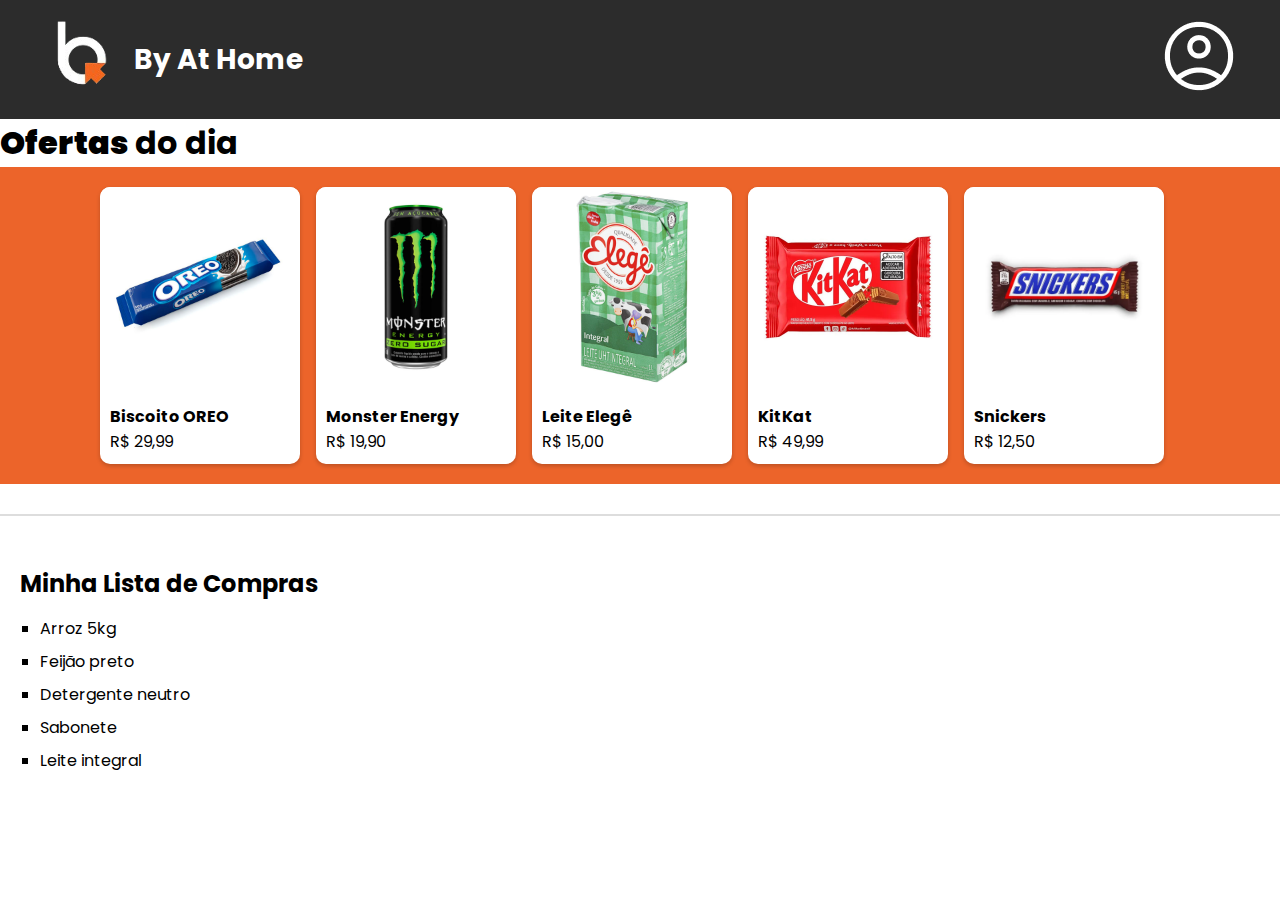
<file: index.html>
<!DOCTYPE html>
<html lang="pt-br">
<head>
    <meta charset="UTF-8">
    <meta name="viewport" content="width=device-width, initial-scale=1.0">
    <title>Buy At Home</title>
    <script defer src="js/templateLoader.js"></script>
    <link rel="stylesheet" href="css/headerTemplateCss.css">
    <link rel="stylesheet" href="css/index.css">
</head>
<body>
    <header id="header"></header>
    
    <h1><strong>Ofertas</strong> do dia</h1>
  <!-- Slider de ofertas -->
  <div class="slider-container">
    <div class="slider-item">
      <img src="img/oreo.webp" alt="Produto 1">
      <div class="info">
        <strong>Biscoito OREO</strong><br>R$ 29,99
      </div>
    </div>
    <div class="slider-item">
      <img src="img/monster.webp" alt="Produto 2">
      <div class="info">
        <strong>Monster Energy</strong><br>R$ 19,90
      </div>
    </div>
    <div class="slider-item">
      <img src="img/leite.jpeg" alt="Produto 3">
      <div class="info">
        <strong>Leite Elegê</strong><br>R$ 15,00
      </div>
    </div>
    <div class="slider-item">
      <img src="img/kitkat.webp
      " alt="Produto 4">
      <div class="info">
        <strong>KitKat</strong><br>R$ 49,99
      </div>
    </div>
    <div class="slider-item">
      <img src="img/snickers.webp" alt="Produto 5">
      <div class="info">
        <strong>Snickers</strong><br>R$ 12,50
      </div>
    </div>
  </div>

  <!-- Separador -->
  <div class="separador"></div>

  <!-- Lista de compras -->
  <div class="lista-compras">
    <h2>Minha Lista de Compras</h2>
    <ul>
      <li>Arroz 5kg</li>
      <li>Feijão preto</li>
      <li>Detergente neutro</li>
      <li>Sabonete</li>
      <li>Leite integral</li>
    </ul>
  </div>



</body>
</html>
</file>
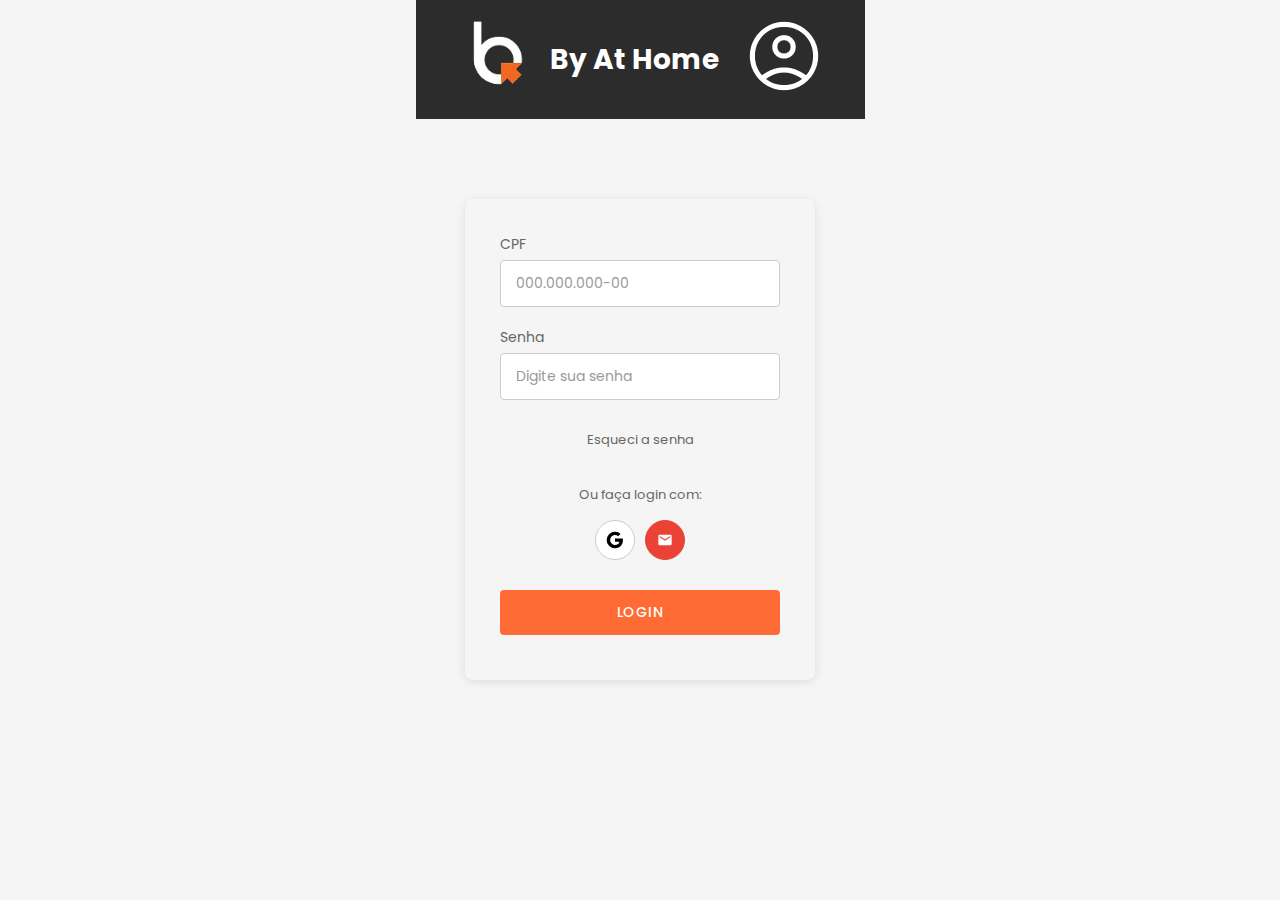
<file: login.html>
<!DOCTYPE html>
<html lang="pt-BR">
<head>
    <meta charset="UTF-8">
    <meta name="viewport" content="width=device-width, initial-scale=1.0">
    <title>Cadastro - At Home</title>
    <link rel="stylesheet" href="login.css">
    <script defer src="js/templateLoader.js"></script>
    <link rel="stylesheet" href="css/headerTemplateCss.css">
</head>

<body>
    <header id="header"></header>

   <div class="login-container">
        <form id="loginForm">
            <div class="form-group">
                <label for="cpf">CPF</label>
                <input type="text" id="cpf" name="cpf" placeholder="000.000.000-00" maxlength="14">
            </div>
            
            <div class="form-group">
                <label for="password">Senha</label>
                <input type="password" id="password" name="password" placeholder="Digite sua senha">
            </div>
            
            <div class="forgot-password">
                <a href="#" id="forgotPassword">Esqueci a senha</a>
            </div>
            
            <div class="social-login">
                <p>Ou faça login com:</p>
                <div class="social-buttons">
                    <div class="social-btn google-btn" id="googleLogin">
                        <svg width="20" height="20" viewBox="0 0 24 24" fill="currentColor">
                            <path d="M22.56 12.25c0-.78-.07-1.53-.2-2.25H12v4.26h5.92c-.26 1.37-1.04 2.53-2.21 3.31v2.77h3.57c2.08-1.92 3.28-4.74 3.28-8.09z"/>
                            <path d="M12 23c2.97 0 5.46-.98 7.28-2.66l-3.57-2.77c-.98.66-2.23 1.06-3.71 1.06-2.86 0-5.29-1.93-6.16-4.53H2.18v2.84C3.99 20.53 7.7 23 12 23z"/>
                            <path d="M5.84 14.09c-.22-.66-.35-1.36-.35-2.09s.13-1.43.35-2.09V7.07H2.18C1.43 8.55 1 10.22 1 12s.43 3.45 1.18 4.93l2.85-2.22.81-.62z"/>
                            <path d="M12 5.38c1.62 0 3.06.56 4.21 1.64l3.15-3.15C17.45 2.09 14.97 1 12 1 7.7 1 3.99 3.47 2.18 7.07l3.66 2.84c.87-2.6 3.3-4.53 6.16-4.53z"/>
                        </svg>
                    </div>
                    <div class="social-btn gmail-btn" id="gmailLogin">
                        <svg width="20" height="20" viewBox="0 0 24 24" fill="currentColor">
                            <path d="M20 4H4c-1.1 0-1.99.9-1.99 2L2 18c0 1.1.9 2 2 2h16c1.1 0 2-.9 2-2V6c0-1.1-.9-2-2-2zm0 4l-8 5-8-5V6l8 5 8-5v2z"/>
                        </svg>
                    </div>
                </div>
            </div>
            
            <button type="submit" class="login-btn">Login</button>
        </form>
    </div>

    <script>
        
        document.getElementById('cpf').addEventListener('input', function(e) {
            let value = e.target.value.replace(/\D/g, '');
            value = value.replace(/(\d{3})(\d)/, '$1.$2');
            value = value.replace(/(\d{3})(\d)/, '$1.$2');
            value = value.replace(/(\d{3})(\d{1,2})$/, '$1-$2');
            e.target.value = value;
        });

        
        function validateCPF(cpf) {
            cpf = cpf.replace(/[^\d]/g, '');
            if (cpf.length !== 11) return false;
            
            let sum = 0;
            for (let i = 0; i < 9; i++) {
                sum += parseInt(cpf.charAt(i)) * (10 - i);
            }
            let remainder = (sum * 10) % 11;
            if (remainder === 10 || remainder === 11) remainder = 0;
            if (remainder !== parseInt(cpf.charAt(9))) return false;
            
            sum = 0;
            for (let i = 0; i < 10; i++) {
                sum += parseInt(cpf.charAt(i)) * (11 - i);
            }
            remainder = (sum * 10) % 11;
            if (remainder === 10 || remainder === 11) remainder = 0;
            if (remainder !== parseInt(cpf.charAt(10))) return false;
            
            return true;
        }

        
        document.getElementById('loginForm').addEventListener('submit', function(e) {
            e.preventDefault();
            
            const cpf = document.getElementById('cpf').value;
            const password = document.getElementById('password').value;
            
            if (!cpf || !password) {
                alert('Por favor, preencha todos os campos.');
                return;
            }
            
            if (!validateCPF(cpf)) {
                alert('CPF inválido. Verifique os dados e tente novamente.');
                return;
            }
            
            
            const loginBtn = document.querySelector('.login-btn');
            loginBtn.innerHTML = 'ENTRANDO...';
            loginBtn.disabled = true;
            
            
            setTimeout(() => {
                alert('Login realizado com sucesso!');
                loginBtn.innerHTML = 'LOGIN';
                loginBtn.disabled = false;
            }, 2000);
        });


        //dar pull pull dar

        //anluenluea
        
        document.getElementById('googleLogin').addEventListener('click', function() {
            alert('Redirecionando para login com Google...');
        });

        document.getElementById('gmailLogin').addEventListener('click', function() {
            alert('Redirecionando para login com Gmail...');
        });

        
        document.getElementById('forgotPassword').addEventListener('click', function(e) {
            e.preventDefault();
            alert('Redirecionando para recuperação de senha...');
        });
    </script>
</file>
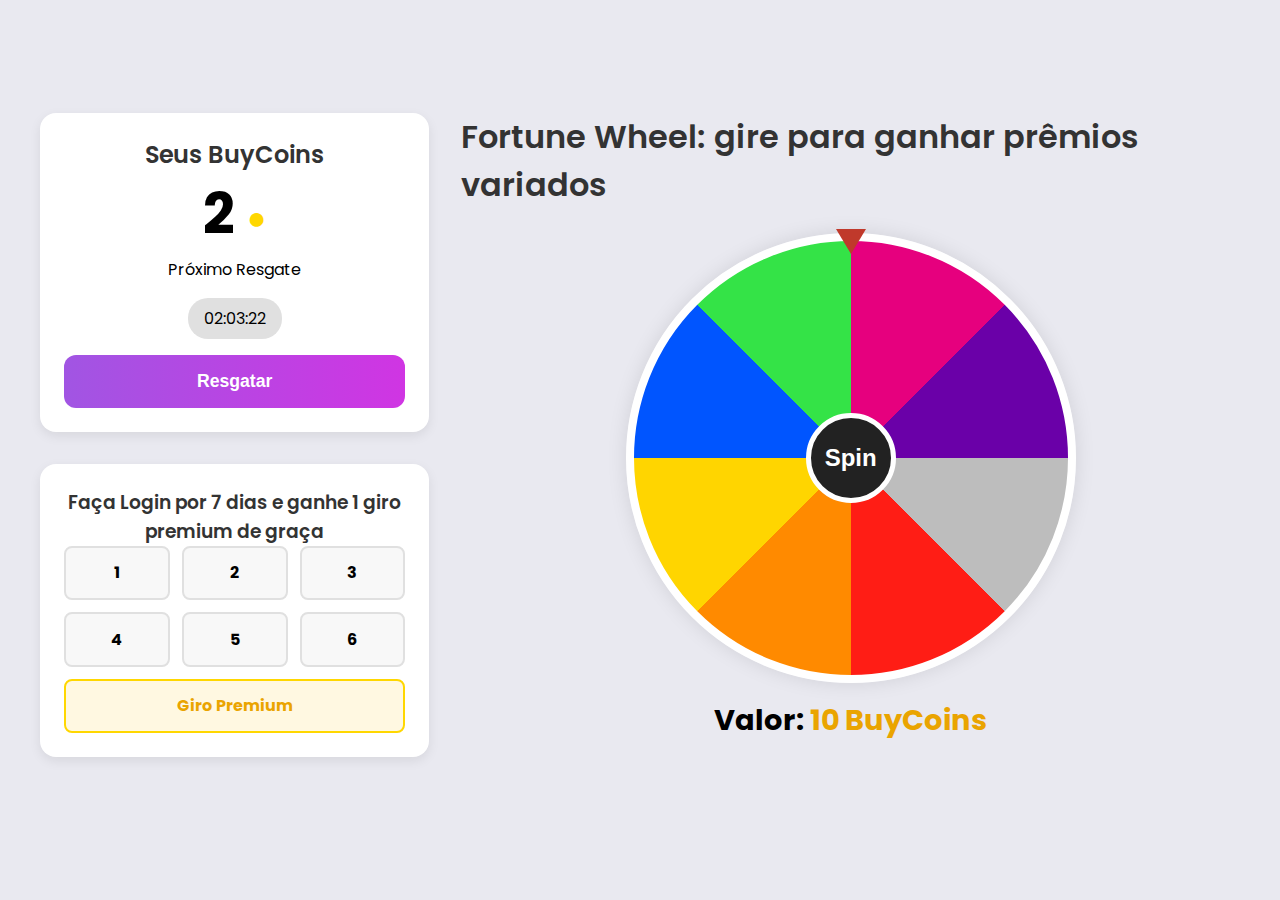
<file: saasdasdasd.html>
<!DOCTYPE html>
<html lang="pt-br">
<head>
  <meta charset="UTF-8" />
  <meta name="viewport" content="width=device-width, initial-scale=1.0"/>
  <title>BUY WHEEL - Nomes na Roleta</title>
  <link href="https://fonts.googleapis.com/css2?family=Poppins:wght@400;600;700&display=swap" rel="stylesheet">
  <style>
    /* Reset */
    * {
      margin: 0;
      padding: 0;
      box-sizing: border-box;
    }

    body {
      font-family: 'Poppins', sans-serif;
      background-color: #E9E9F0;
      padding: 2rem;
      display: flex;
      justify-content: center;
      align-items: center;
      min-height: 100vh;
    }

    .container {
      display: flex;
      gap: 2rem;
      max-width: 1200px;
      width: 100%;
      flex-wrap: wrap;
    }

    .sidebar {
      flex: 1;
      display: flex;
      flex-direction: column;
      gap: 2rem;
      min-width: 300px;
    }

    .main-content {
      flex: 2;
      display: flex;
      flex-direction: column;
      align-items: center;
    }

    .card {
      background-color: #fff;
      padding: 1.5rem;
      border-radius: 16px;
      box-shadow: 0 4px 12px rgba(0, 0, 0, 0.08);
      text-align: center;
    }

    .buycoins-card h2,
    .login-card h3,
    .wheel-title {
      font-weight: 600;
      color: #333;
    }

    .buycoins-balance {
      font-size: 3.5rem;
      font-weight: 700;
    }

    .buycoins-balance span {
      color: #FFD700;
      font-size: 2rem;
      vertical-align: middle;
    }

    .next-redeem {
      background-color: #E0E0E0;
      border-radius: 20px;
      padding: 0.5rem 1rem;
      display: inline-block;
      margin: 1rem 0;
    }

    .redeem-button {
      background: linear-gradient(90deg, #A155E3, #D035E3);
      color: white;
      border: none;
      padding: 1rem 2rem;
      border-radius: 12px;
      font-size: 1.1rem;
      font-weight: 600;
      cursor: pointer;
      width: 100%;
      transition: transform 0.2s, box-shadow 0.2s;
    }

    .redeem-button:hover {
      transform: translateY(-2px);
      box-shadow: 0 6px 15px rgba(176, 92, 227, 0.4);
    }

    .login-grid {
      display: grid;
      grid-template-columns: repeat(3, 1fr);
      gap: 0.75rem;
    }

    .login-day {
      background-color: #F8F8F8;
      border: 2px solid #E0E0E0;
      border-radius: 8px;
      padding: 0.8rem 0;
      font-weight: 700;
    }

    .day-premium {
      grid-column: span 3;
      background-color: #FFF8E1;
      border-color: #FFD700;
      color: #EAA400;
    }

    .wheel-container {
      width: 100%;
      max-width: 450px;
      aspect-ratio: 1 / 1;
      position: relative;
      margin-top: 1.5rem;
    }

    .wheel {
      width: 100%;
      height: 100%;
      border-radius: 50%;
      border: 8px solid white;
      box-shadow: 0 0 20px rgba(0, 0, 0, 0.1);
      background: conic-gradient(
        #E6007E 0deg 45deg,
        #6A00A8 45deg 90deg,
        #BDBDBD 90deg 135deg,
        #FF1D15 135deg 180deg,
        #FF8A00 180deg 225deg,
        #FFD500 225deg 270deg,
        #0055FF 270deg 315deg,
        #34E347 315deg 360deg
      );
      transition: transform 6s cubic-bezier(0.1, 0.7, 0.3, 1);
      position: relative;
      overflow: hidden;
    }

    .label {
      position: absolute;
      top: 0;
      left: 0;
      width: 100%;
      height: 100%;
      text-align: center;
      font-weight: 600;
      font-size: 1rem;
      color: white;
      text-shadow: 1px 1px 2px rgba(0, 0, 0, 0.5);
    }

    .label span {
      display: inline-block;
      transform: translateY(35%) rotate(90deg);
    }

    .label:nth-child(1) { transform: rotate(22.5deg); }
    .label:nth-child(2) { transform: rotate(67.5deg); }
    .label:nth-child(3) { transform: rotate(112.5deg); color: #333; text-shadow: none; }
    .label:nth-child(4) { transform: rotate(157.5deg); }
    .label:nth-child(5) { transform: rotate(202.5deg); }
    .label:nth-child(6) { transform: rotate(247.5deg); color: #333; text-shadow: none; }
    .label:nth-child(7) { transform: rotate(292.5deg); }
    .label:nth-child(8) { transform: rotate(337.5deg); }

    #spinButton {
      position: absolute;
      top: 50%;
      left: 50%;
      transform: translate(-50%, -50%);
      width: 20%;
      height: 20%;
      background-color: #222;
      border-radius: 50%;
      color: white;
      display: flex;
      align-items: center;
      justify-content: center;
      font-size: 1.5rem;
      font-weight: 700;
      cursor: pointer;
      z-index: 10;
      border: 5px solid white;
    }

    #spinButton:disabled {
      background-color: #666;
      cursor: not-allowed;
    }

    .wheel-pointer {
      position: absolute;
      top: -4px;
      left: 50%;
      transform: translateX(-50%);
      width: 0;
      height: 0;
      border-left: 15px solid transparent;
      border-right: 15px solid transparent;
      border-top: 25px solid #C0392B;
      z-index: 11;
    }

    .wheel-cost {
      margin-top: 1rem;
      font-size: 1.8rem;
      font-weight: 700;
    }

    .wheel-cost span {
      color: #EAA400;
    }

    #prizeResult {
      margin-top: 1rem;
      font-size: 1.25rem;
      font-weight: 600;
      min-height: 30px;
      color: #D035E3;
      text-align: center;
    }

    @media (max-width: 992px) {
      body {
        flex-direction: column;
      }

      .container {
        flex-direction: column;
      }
    }

    @media (max-width: 480px) {
      .label {
        font-size: 0.8rem;
      }

      .label span {
        transform: translateY(30%) rotate(90deg);
      }
    }
  </style>
</head>
<body>
  <div class="container">
    <aside class="sidebar">
      <div class="card buycoins-card">
        <h2>Seus BuyCoins</h2>
        <div class="buycoins-balance">2 <span>●</span></div>
        <p>Próximo Resgate</p>
        <div class="next-redeem">02:03:22</div>
        <button class="redeem-button">Resgatar</button>
      </div>

      <div class="card login-card">
        <h3>Faça Login por 7 dias e ganhe 1 giro premium de graça</h3>
        <div class="login-grid">
          <div class="login-day">1</div><div class="login-day">2</div><div class="login-day">3</div>
          <div class="login-day">4</div><div class="login-day">5</div><div class="login-day">6</div>
          <div class="login-day day-premium">Giro Premium</div>
        </div>
      </div>
    </aside>

    <main class="main-content">
      <h1 class="wheel-title">Fortune Wheel: gire para ganhar prêmios variados</h1>
      <div class="wheel-container">
        <div class="wheel-pointer"></div>
        <button id="spinButton">Spin</button>
        <div class="wheel" id="wheel">
          <div class="label"></div>
          <div class="label"></div>
          <div class="label"></div>
          <div class="label"></div>
          <div class="label"></div>
          <div class="label"></div>
          <div class="label"></div>
          <div class="label"></div>
        </div>
      </div>
      <p class="wheel-cost">Valor: <span>10 BuyCoins</span></p>
      <p id="prizeResult"></p>
    </main>
  </div>

  <script>
    const wheel = document.getElementById('wheel');
    const spinButton = document.getElementById('spinButton');
    const prizeResult = document.getElementById('prizeResult');

    const segmentPrizes = [
      { nome: "Prêmio Rosa", cor: "#E6007E" },
      { nome: "Prêmio Roxo", cor: "#6A00A8" },
      { nome: "Prêmio Cinza", cor: "#BDBDBD" },
      { nome: "Prêmio Vermelho", cor: "#FF1D15" },
      { nome: "Prêmio Laranja", cor: "#FF8A00" },
      { nome: "Prêmio Amarelo", cor: "#FFD500" },
      { nome: "Prêmio Azul", cor: "#0055FF" },
      { nome: "Prêmio Verde", cor: "#34E347" }
    ];

    let isSpinning = false;
    let currentRotation = 0;
    const segmentDegrees = 360 / segmentPrizes.length;

    spinButton.addEventListener('click', () => {
      if (isSpinning) return;

      isSpinning = true;
      spinButton.disabled = true;
      prizeResult.textContent = 'Girando...';

      const spinAngle = (360 * 6) + Math.floor(Math.random() * 360);
      currentRotation += spinAngle;

      wheel.style.transform = `rotate(${currentRotation}deg)`;

      setTimeout(() => {
        isSpinning = false;
        spinButton.disabled = false;

        const finalRotation = currentRotation % 360;
        const effectiveAngle = ((270 - finalRotation + 360) % 360);
        const winningSegmentIndex = Math.floor(effectiveAngle / segmentDegrees);
        const prize = segmentPrizes[winningSegmentIndex];

        prizeResult.innerHTML = `Você ganhou: <strong style="color:${prize.cor}">${prize.nome}</strong>!`;

      }, 6000);
    });
  </script>
</body>
</html>
</file>
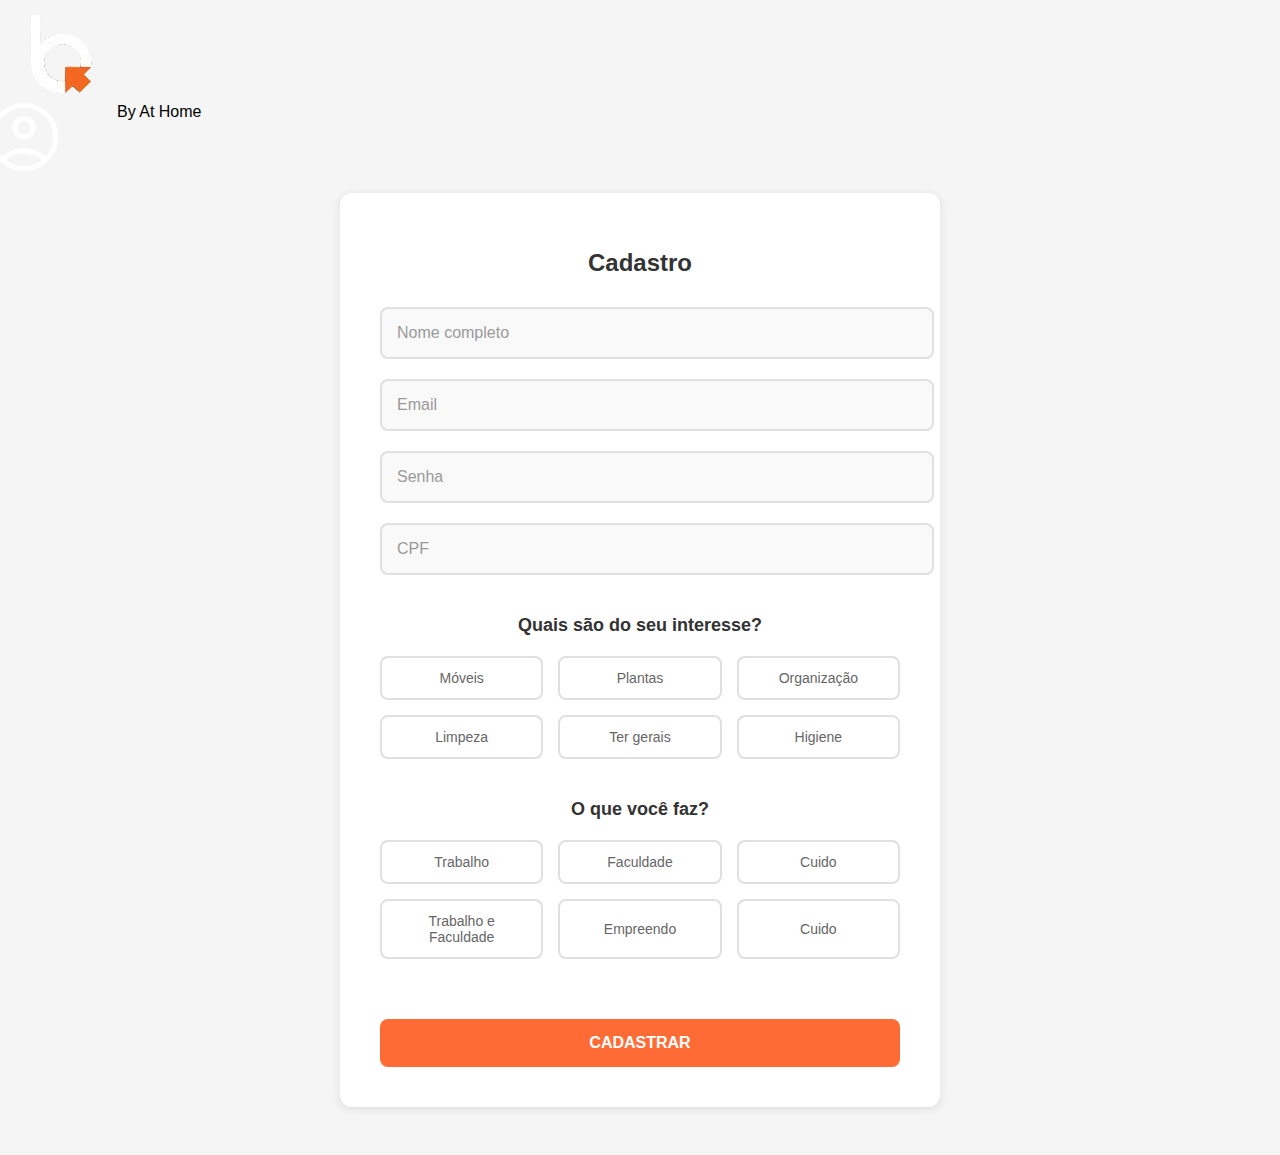
<file: Telacadastro.html>
<!DOCTYPE html>
<html lang="pt-BR">
<head>
    <meta charset="UTF-8">
    <meta name="viewport" content="width=device-width, initial-scale=1.0">
    <title>Cadastro - At Home</title>
    <link rel="stylesheet" href="cadastro.css">
</head>

<body>
    <header class="header">
        <div class="logo"><img src="bLOGO_1-removebg-preview.png" alt="" class="by">By At Home</div>
        <div class="user-icon"> <img src="Frame.png" alt=""></div>
    </header>

    <main class="main-content">
        <div class="form-container">
            <h1 class="form-title">Cadastro</h1>
            
            <form id="cadastroForm">
                <div class="form-group">
                    <input type="text" class="form-input" placeholder="Nome completo" required>
                </div>
                
                <div class="form-group">
                    <input type="email" class="form-input" placeholder="Email" required>
                </div>
                
                <div class="form-group">
                    <input type="password" class="form-input" placeholder="Senha" required>
                </div>
                
                <div class="form-group">
                    <input type="tel" class="form-input" placeholder="CPF" required>
                </div>

                <div class="question-section">
                    <h2 class="question-title">Quais são do seu interesse?</h2>
                    <div class="options-grid">
                        <button type="button" class="option-button" data-category="interesse" data-value="Móveis">Móveis</button>
                        <button type="button" class="option-button" data-category="interesse" data-value="Plantas">Plantas</button>
                        <button type="button" class="option-button" data-category="interesse" data-value="Organização">Organização</button>
                        <button type="button" class="option-button" data-category="interesse" data-value="Limpeza">Limpeza</button>
                        <button type="button" class="option-button" data-category="interesse" data-value="Ter gerais">Ter gerais</button>
                        <button type="button" class="option-button" data-category="interesse" data-value="Higiene">Higiene</button>
                    </div>
                </div>

                <div class="question-section">
                    <h2 class="question-title">O que você faz?</h2>
                    <div class="options-grid">
                        <button type="button" class="option-button" data-category="atividade" data-value="Trabalho">Trabalho</button>
                        <button type="button" class="option-button" data-category="atividade" data-value="Faculdade">Faculdade</button>
                        <button type="button" class="option-button" data-category="atividade" data-value="Cuido">Cuido</button>
                        <button type="button" class="option-button" data-category="atividade" data-value="Trabalho e Faculdade">Trabalho e Faculdade</button>
                        <button type="button" class="option-button" data-category="atividade" data-value="Empreendo">Empreendo</button>
                        <button type="button" class="option-button" data-category="atividade" data-value="Cuido">Cuido</button>
                    </div>
                </div>

                <button type="submit" class="submit-button">CADASTRAR</button>
            </form>
        </div>
    </main>

    <script>
       
        document.querySelectorAll('.option-button').forEach(button => {
            button.addEventListener('click', function() {
                const category = this.dataset.category;
                const value = this.dataset.value;
                
               
                document.querySelectorAll(`[data-category="${category}"]`).forEach(btn => {
                    btn.classList.remove('selected');
                });
                
               
                this.classList.add('selected');
                
               
                this.setAttribute('data-selected', 'true');
            });
        });

        
        document.getElementById('cadastroForm').addEventListener('submit', function(e) {
            e.preventDefault();
            
            
            const formData = new FormData(this);
            const inputs = this.querySelectorAll('.form-input');
            const selectedOptions = {
                interesse: [],
                atividade: []
            };
            
            
            document.querySelectorAll('.option-button.selected').forEach(button => {
                const category = button.dataset.category;
                const value = button.dataset.value;
                selectedOptions[category].push(value);
            });
            
            
            let isValid = true;
            inputs.forEach(input => {
                if (!input.value.trim()) {
                    isValid = false;
                    input.style.borderColor = '#ff4444';
                } else {
                    input.style.borderColor = '#e0e0e0';
                }
            });
            
            if (selectedOptions.interesse.length === 0 || selectedOptions.atividade.length === 0) {
                isValid = false;
                alert('Por favor, selecione pelo menos uma opção em cada categoria.');
            }
            
            if (isValid) {
            
                console.log('Form data:', {
                    nome: inputs[0].value,
                    email: inputs[1].value,
                    senha: inputs[2].value,
                    cpf: inputs[3].value,
                    interesses: selectedOptions.interesse,
                    atividade: selectedOptions.atividade
                });
                
                alert('Cadastro realizado com sucesso!');
                
               
                this.reset();
                document.querySelectorAll('.option-button').forEach(btn => {
                    btn.classList.remove('selected');
                });
            }
        });

      
        document.querySelector('input[placeholder="CPF"]').addEventListener('input', function(e) {
            let value = e.target.value.replace(/\D/g, '');
            value = value.replace(/(\d{3})(\d)/, '$1.$2');
            value = value.replace(/(\d{3})(\d)/, '$1.$2');
            value = value.replace(/(\d{3})(\d{1,2})$/, '$1-$2');
            e.target.value = value;
        });
    </script>
</body>
</html>
</file>
<file: css/headerTemplateCss.css>
@import url('https://fonts.googleapis.com/css2?family=Poppins:ital,wght@0,100;0,200;0,300;0,400;0,500;0,600;0,700;0,800;0,900;1,100;1,200;1,300;1,400;1,500;1,600;1,700;1,800;1,900&display=swap');

*{
    margin: 0;
    padding: 0;
    font-family: "Poppins", sans-serif;
    text-decoration: none;
}

header{
    background-color: #2c2c2c;
    color: white;
    padding: 15px 0;
    display: flex;
    justify-content: space-between;
    align-items: center;
    padding: 15px 40px;
    & .logo {
            display: flex;
            align-items: center;
            gap: 8px;
            font-size: 14px;
            font-weight: 500;
        }
    & img.by{
            width: 30%;
            height: 30%;
        }
}
a{
    color: white;
    display: flex;
    padding: 10px;
    background-color: var(--laranja-main);
    border-radius: 7px;
    min-width: 45px;
    align-items: center;
    justify-content: center;
}
.lastItems{
    display: flex;
    align-items: center;
    gap: 30px;
}
@media screen and (max-width: 425px){
    .user-icon{
        & img{
            width: 50px;
        }
    }
    header{
        & h1{
            font-size: 0px;
        }
        & img.by {
            width: 15vw;
        }
        & a {
            padding: 1.2vw;
        }
    }
}
</file>
<file: css/index.css>
@import './cores.css';
body {
      font-family: Arial, sans-serif;
      margin: 0;
      padding: 0;
    }
    
    /* Slider */
    .slider-container {
    background-color: var(--laranja-main);
    padding: 20px;
    display: flex;
    overflow-x: auto;
    white-space: nowrap;
    align-items: center;
    justify-content: center;
}

.slider-item {
    display: inline-block;
    background: #fff;
    width: 200px;
    margin-right: 16px;
    border-radius: 10px;
    box-shadow: 0 2px 4px rgba(0,0,0,0.2);
    vertical-align: top;
}

.slider-item img {
    width: 100%;
    border-radius: 10px 10px 0 0;
}

.slider-item .info {
    padding: 10px;
}

/* Separador */
.separador {
    height: 2px;
    background-color: #ddd;
    margin: 30px 0;
}

/* Lista de compras */
.lista-compras {
    padding: 20px;
}

.lista-compras h2 {
    margin-bottom: 15px;
}

.lista-compras ul {
    list-style: square;
    padding-left: 20px;
}

.lista-compras li {
    margin-bottom: 8px;
}
</file>
<file: login.css>
* {
            margin: 0;
            padding: 0;
    box-sizing: border-box;
}

         body {
            font-family: -apple-system, BlinkMacSystemFont, 'Segoe UI', Roboto, Oxygen, Ubuntu, Cantarell, sans-serif;
            background-color: #f5f5f5;
            min-height: 100vh;
            display: flex;
            flex-direction: column;
            align-items: center;
        }


       
        .login-container {
            padding: 40px 40px 50px;
            border-radius: 8px;
            width: 100%;
            max-width: 380px;
            margin-top: 80px;
            box-shadow: 0 2px 10px rgba(0, 0, 0, 0.1);
        }

        .form-group {
            margin-bottom: 20px;
        }

        .form-group label {
            display: block;
            margin-bottom: 5px;
            color: #666;
            font-weight: 400;
            font-size: 14px;
        }

        .form-group input {
            width: 100%;
            padding: 12px 15px;
            border: 1px solid #ccc;
            border-radius: 4px;
            font-size: 14px;
            background: white;
            color: #333;
            transition: border-color 0.3s ease;
        }

        .form-group input:focus {
            outline: none;
            border-color: #999;
        }

        .form-group input::placeholder {
            color: #999;
        }

        .forgot-password {
            text-align: right;
            margin-bottom: 25px;
        }

        .forgot-password a {
            color: #666;
            text-decoration: none;
            font-size: 13px;
        }

        .forgot-password a:hover {
            text-decoration: underline;
        }

        .social-login {
            margin-bottom: 30px;
        }

        .social-login p {
            text-align: center;
            margin-bottom: 15px;
            color: #666;
            font-size: 13px;
        }

        .social-buttons {
            display: flex;
            gap: 10px;
            justify-content: center;
        }

        .social-btn {
            width: 40px;
            height: 40px;
            border: 1px solid #ccc;
            border-radius: 50%;
            display: flex;
            align-items: center;
            justify-content: center;
            cursor: pointer;
            transition: all 0.3s ease;
            background: white;
        }

        .social-btn:hover {
            border-color: #999;
            transform: translateY(-1px);
        }

        .google-btn {
            background: white;
            border-color: #ccc;
        }

        .google-btn svg {
            width: 18px;
            height: 18px;
        }

        .gmail-btn {
            background: #ea4335;
            border-color: #ea4335;
            color: white;
        }

        .gmail-btn:hover {
            background: #d33b2c;
            border-color: #d33b2c;
        }

        .gmail-btn svg {
            width: 16px;
            height: 16px;
        }

        .login-btn {
            width: 100%;
            padding: 12px;
            background: #ff6b35;
            color: white;
            border: none;
            border-radius: 4px;
            font-size: 14px;
            font-weight: 500;
            cursor: pointer;
            transition: background 0.3s ease;
            text-transform: uppercase;
            letter-spacing: 0.5px;
        }

        .login-btn:hover {
            background: #e55a2b;
        }

        .login-btn:active {
            transform: translateY(1px);
        }

        @media (max-width: 1440px) {
            .login-container {
                max-width: 350px;
                padding: 35px 35px 45px;
            }
        }

        @media (max-width: 768px) {
            .header {
                padding: 0 20px;
            }
            
            .login-container {
                margin: 100px 20px 20px;
                padding: 30px 25px 40px;
                max-width: 100%;
            }
        }
</file>
<file: cadastro.css>
body {
            font-family: -apple-system, BlinkMacSystemFont, 'Segoe UI', Roboto, Oxygen, Ubuntu, Cantarell, sans-serif;
            background-color: #f5f5f5;
            min-height: 100vh;
            display: flex;
            flex-direction: column;
        }

        .user-icon {
            width: 32px;
            height: 32px;
            border-radius: 50%;
            display: flex;
            align-items: center;
            justify-content: center;
            cursor: pointer;
        }


    
        .main-content {
            flex: 1;
            max-width: 600px;
            margin: 0 auto;
            padding: 40px 20px;
            width: 100%;
        }

        .form-container {
            background: white;
            border-radius: 12px;
            padding: 40px;
            box-shadow: 0 2px 10px rgba(0, 0, 0, 0.1);
        }

        .form-title {
            text-align: center;
            font-size: 24px;
            font-weight: 600;
            color: #333;
            margin-bottom: 30px;
        }

       
        .form-group {
            margin-bottom: 20px;
        }

        .form-input {
            width: 100%;
            padding: 15px;
            border: 2px solid #e0e0e0;
            border-radius: 8px;
            font-size: 16px;
            background-color: #f9f9f9;
            transition: all 0.3s ease;
        }

        .form-input:focus {
            outline: none;
            border-color: #ff6b35;
            background-color: white;
        }

        .form-input::placeholder {
            color: #999;
        }

        
        .question-section {
            margin: 40px 0;
        }

        .question-title {
            font-size: 18px;
            font-weight: 600;
            color: #333;
            margin-bottom: 20px;
            text-align: center;
        }

        .options-grid {
            display: grid;
            grid-template-columns: repeat(3, 1fr);
            gap: 15px;
            margin-bottom: 30px;
        }

        .option-button {
            padding: 12px 20px;
            border: 2px solid #e0e0e0;
            border-radius: 8px;
            background: white;
            cursor: pointer;
            font-size: 14px;
            font-weight: 500;
            color: #666;
            transition: all 0.3s ease;
            text-align: center;
        }

        .option-button:hover {
            border-color: #ff6b35;
            color: #ff6b35;
        }

        .option-button.selected {
            background-color: #ff6b35;
            border-color: #ff6b35;
            color: white;
        }

        .submit-button {
            width: 100%;
            padding: 15px;
            background-color: #ff6b35;
            color: white;
            border: none;
            border-radius: 8px;
            font-size: 16px;
            font-weight: 600;
            cursor: pointer;
            transition: background-color 0.3s ease;
            margin-top: 20px;
        }

        .submit-button:hover {
            background-color: #e55a2e;
        }

        .submit-button:disabled {
            background-color: #ccc;
            cursor: not-allowed;
        }
</file>
